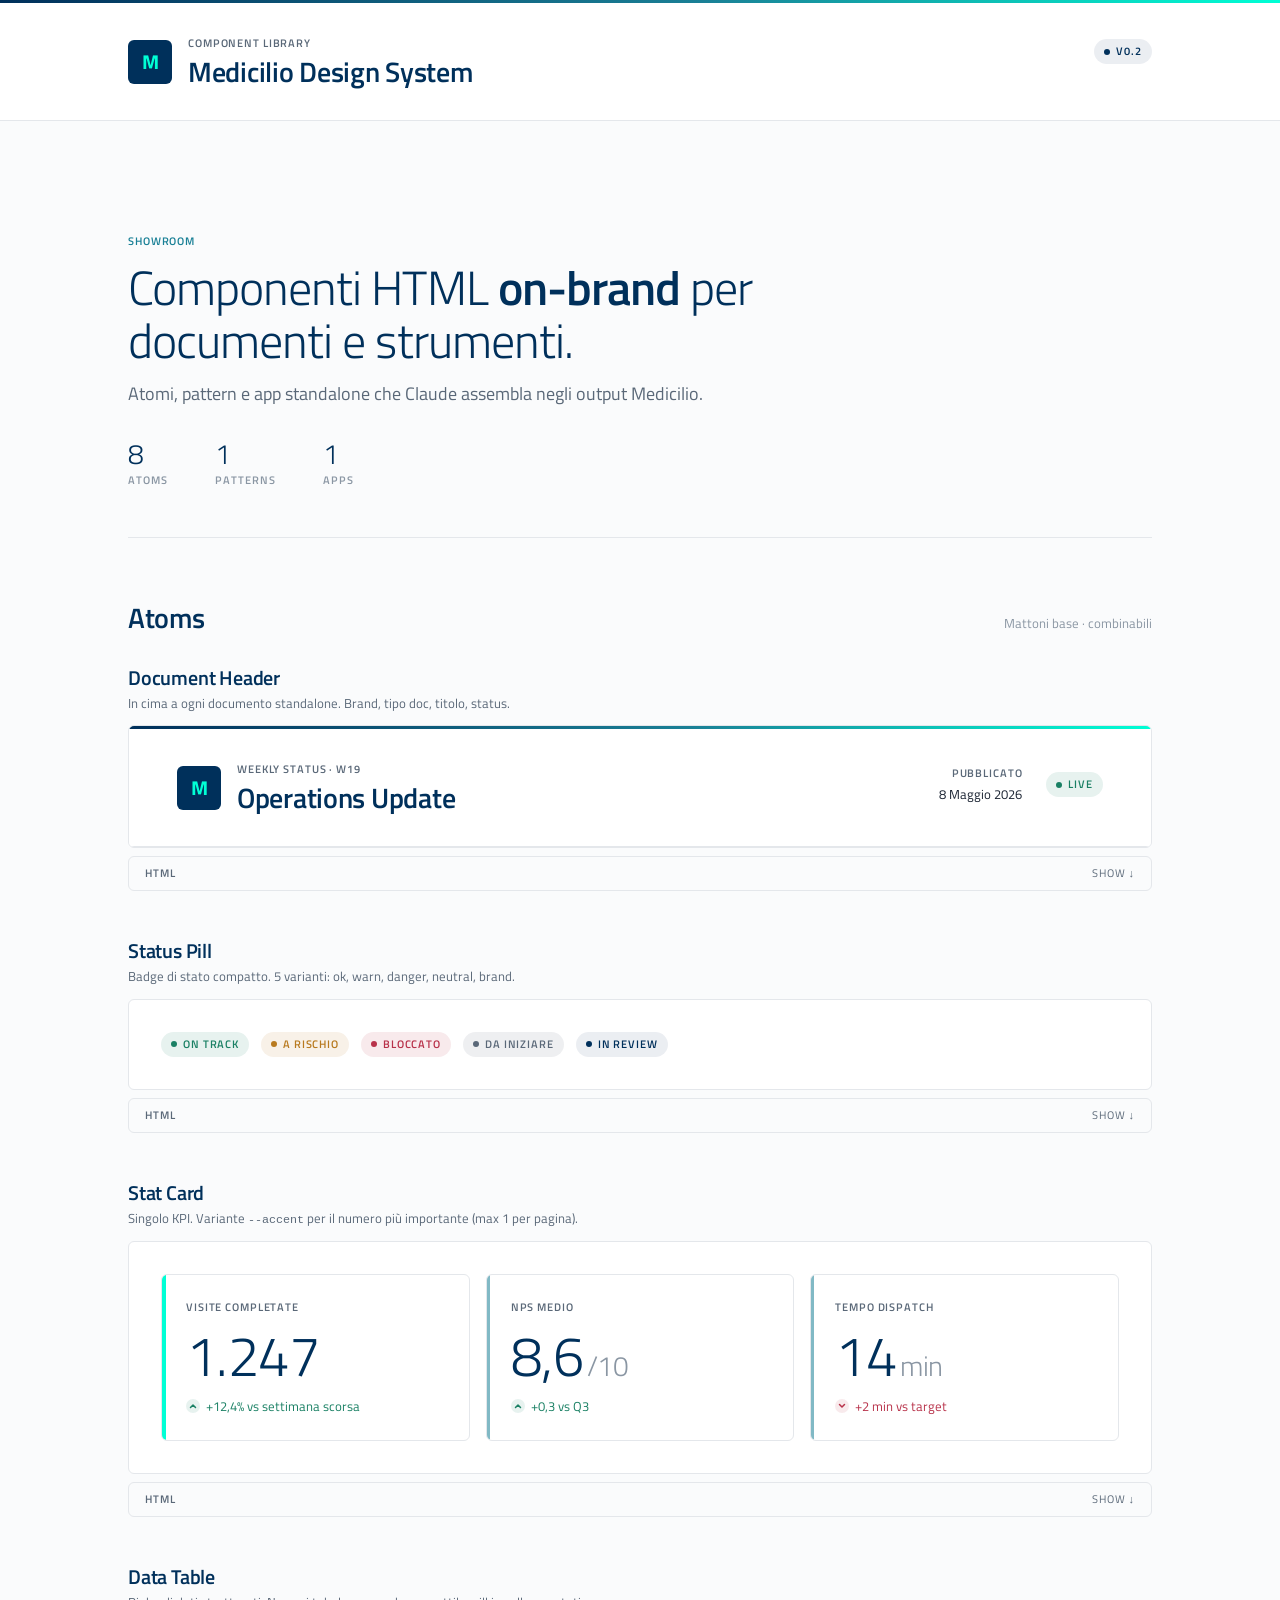
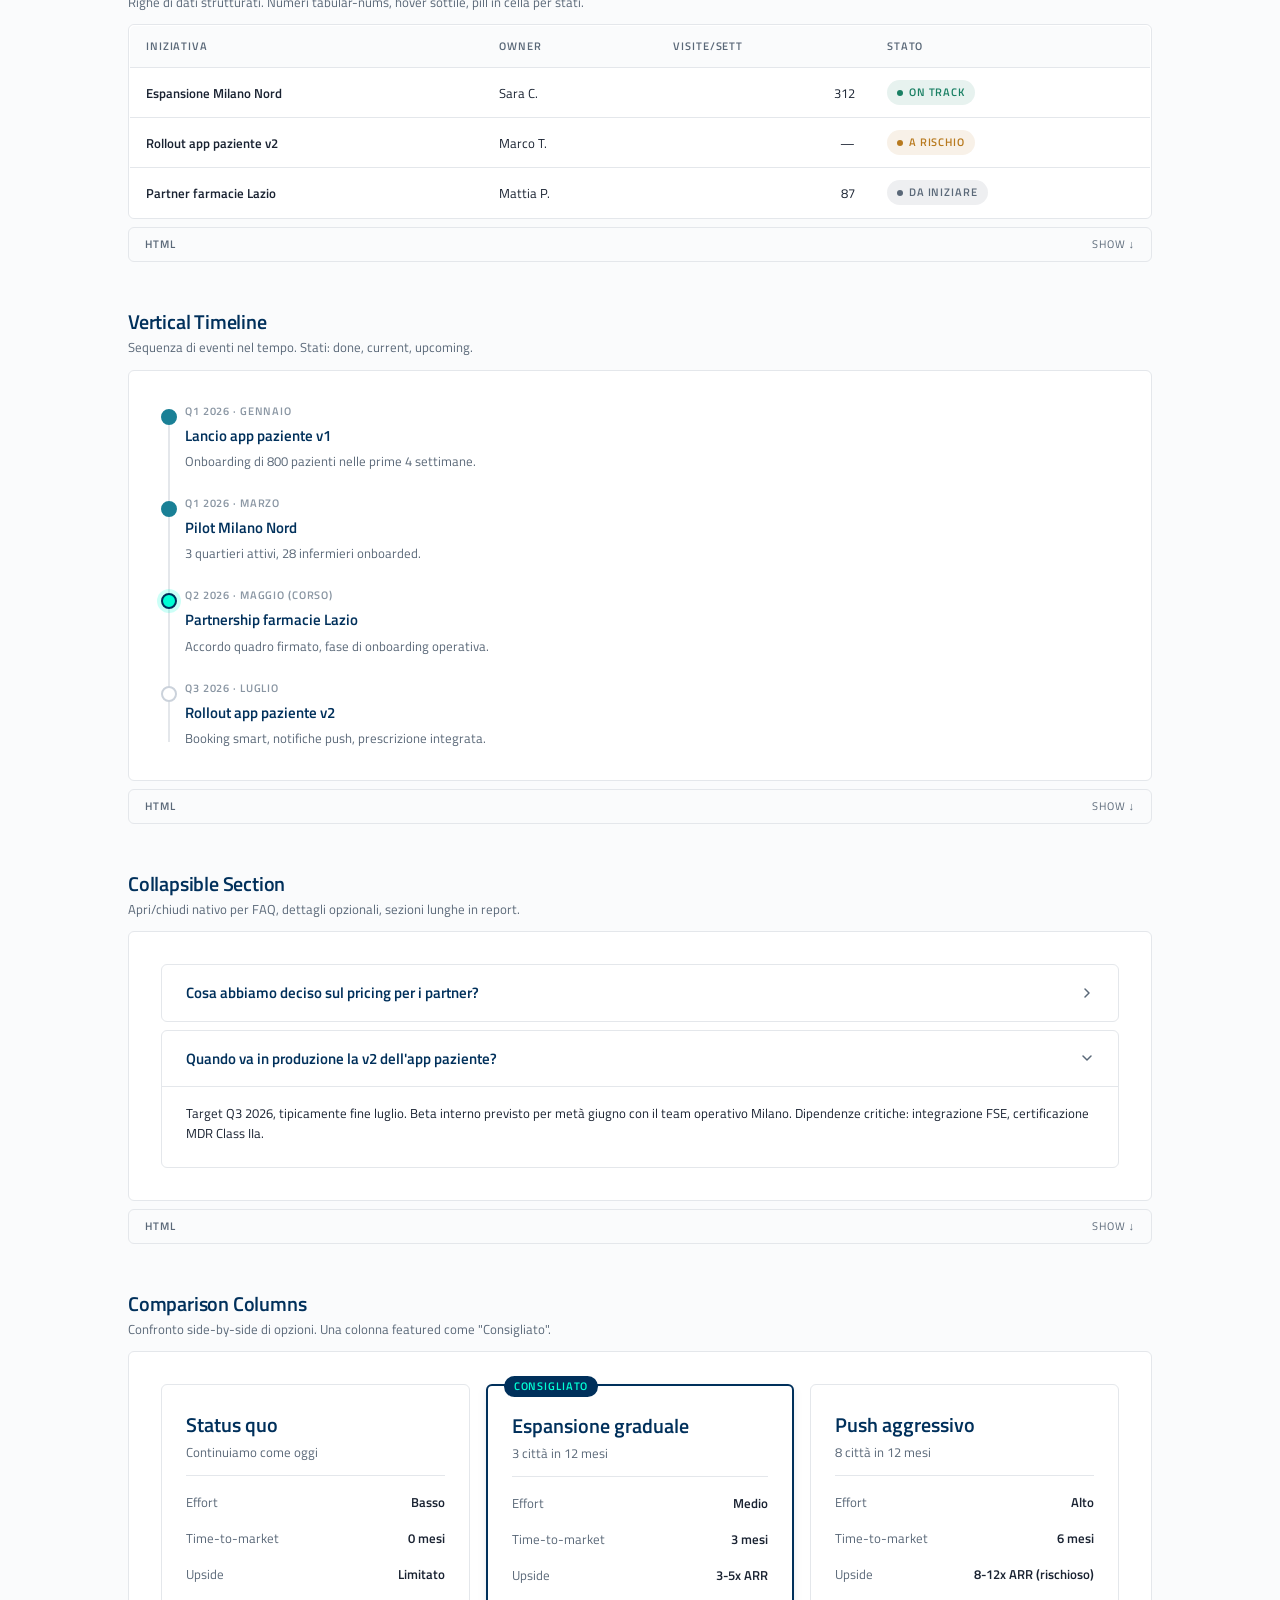
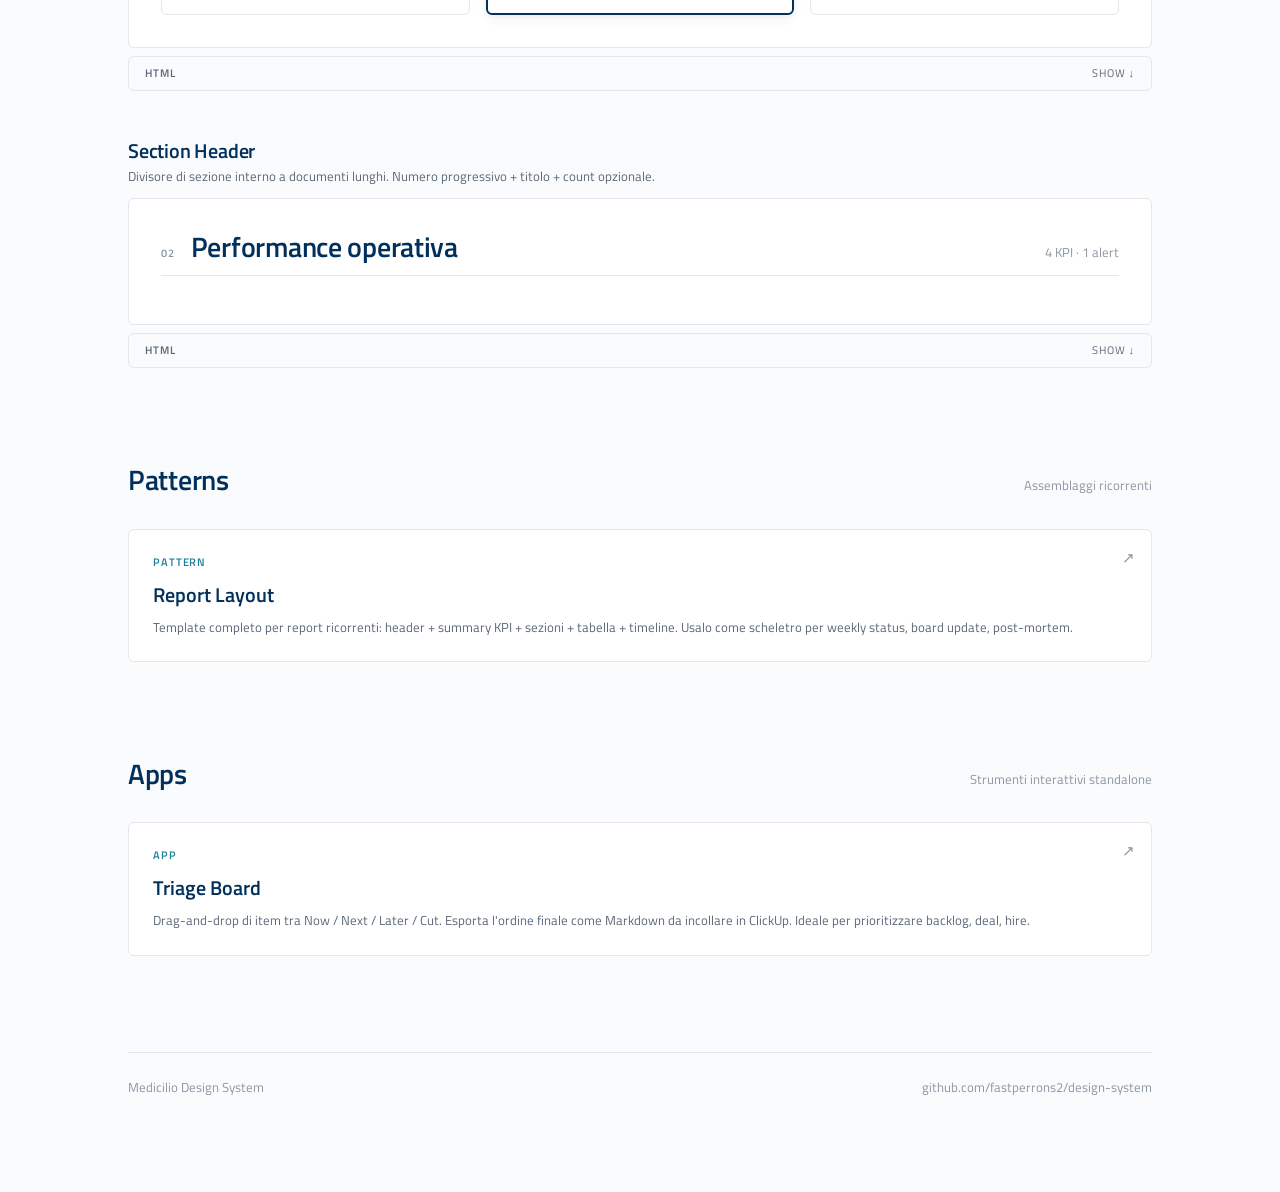
<file: index.html>
<!DOCTYPE html>
<html lang="it">
<head>
<meta charset="UTF-8">
<meta name="viewport" content="width=device-width, initial-scale=1.0">
<title>Medicilio Design System</title>
<link rel="stylesheet" href="tokens.css">
<link rel="stylesheet" href="components.css">
<style>
  /* Showroom layout — non parte della libreria */

  .show-shell {
    max-width: var(--content-max);
    margin: 0 auto;
    padding: var(--s-7) var(--s-7) var(--s-9);
  }

  .show-hero {
    padding: var(--s-8) 0 var(--s-7);
    margin-bottom: var(--s-8);
    border-bottom: 1px solid var(--color-border);
  }

  .show-hero__eyebrow {
    font-size: var(--fs-caption);
    font-weight: var(--fw-semibold);
    text-transform: uppercase;
    letter-spacing: var(--tracking-wide);
    color: var(--color-secondary);
    margin-bottom: var(--s-3);
  }

  .show-hero__title {
    font-size: 48px;
    font-weight: var(--fw-light);
    color: var(--color-primary);
    letter-spacing: -0.02em;
    line-height: 1.1;
    max-width: 720px;
    margin-bottom: var(--s-3);
  }

  .show-hero__title strong { font-weight: var(--fw-semibold); }

  .show-hero__sub {
    font-size: var(--fs-lead);
    color: var(--color-text-muted);
    max-width: 580px;
  }

  .show-hero__counts {
    display: flex;
    gap: var(--s-7);
    margin-top: var(--s-6);
  }

  .show-count__num {
    font-size: var(--fs-h2);
    font-weight: var(--fw-light);
    color: var(--color-primary);
    line-height: 1;
  }

  .show-count__label {
    font-size: var(--fs-caption);
    font-weight: var(--fw-semibold);
    text-transform: uppercase;
    letter-spacing: var(--tracking-wide);
    color: var(--color-text-subtle);
    margin-top: 4px;
  }

  /* Group of components */
  .show-group { margin-bottom: var(--s-9); }

  .show-group__head {
    display: flex;
    align-items: baseline;
    justify-content: space-between;
    margin-bottom: var(--s-6);
  }

  .show-group__title {
    font-size: var(--fs-h2);
    font-weight: var(--fw-semibold);
    color: var(--color-primary);
  }

  .show-group__count {
    font-size: var(--fs-small);
    color: var(--color-text-subtle);
  }

  /* Single component card */
  .show-atom {
    margin-bottom: var(--s-7);
  }

  .show-atom__head { margin-bottom: var(--s-3); }

  .show-atom__name {
    font-size: var(--fs-h3);
    font-weight: var(--fw-semibold);
    color: var(--color-primary);
    margin-bottom: 4px;
  }

  .show-atom__when {
    font-size: var(--fs-small);
    color: var(--color-text-muted);
  }

  .show-atom__demo {
    background: var(--color-surface);
    border: 1px solid var(--color-border);
    border-radius: var(--r-md);
    padding: var(--s-6);
    margin-bottom: var(--s-2);
  }

  .show-atom__demo--flush { padding: 0; overflow: hidden; }

  .show-code {
    background: transparent;
    border: 1px solid var(--color-border);
    border-radius: var(--r-md);
    overflow: hidden;
  }

  .show-code__summary {
    padding: var(--s-2) var(--s-4);
    font-size: var(--fs-caption);
    font-weight: var(--fw-semibold);
    text-transform: uppercase;
    letter-spacing: var(--tracking-wide);
    color: var(--color-text-muted);
    cursor: pointer;
    list-style: none;
    user-select: none;
  }

  .show-code__summary::-webkit-details-marker { display: none; }
  .show-code__summary:hover { color: var(--color-primary); }
  .show-code__summary::after {
    content: 'show ↓';
    float: right;
    font-weight: var(--fw-regular);
  }
  .show-code[open] .show-code__summary::after { content: 'hide ↑'; }

  .show-code pre {
    margin: 0;
    padding: var(--s-4) var(--s-5);
    background: var(--color-primary);
    color: #c9d6e3;
    font-family: 'SF Mono', 'Monaco', 'Cascadia Code', monospace;
    font-size: 12px;
    line-height: 1.65;
    overflow-x: auto;
    white-space: pre;
    border-top: 1px solid var(--color-border);
  }

  /* Stat row helper for demo */
  .show-stats { display: grid; grid-template-columns: repeat(3, 1fr); gap: var(--s-4); }

  /* Apps & Patterns cards */
  .show-link-grid {
    display: grid;
    grid-template-columns: repeat(auto-fit, minmax(280px, 1fr));
    gap: var(--s-4);
  }

  .show-link {
    display: block;
    background: var(--color-surface);
    border: 1px solid var(--color-border);
    border-radius: var(--r-md);
    padding: var(--s-5);
    text-decoration: none;
    color: var(--color-text);
    transition: border-color var(--t-base), transform var(--t-base);
    position: relative;
    overflow: hidden;
  }

  .show-link::after {
    content: '↗';
    position: absolute;
    top: var(--s-4);
    right: var(--s-4);
    color: var(--color-text-subtle);
    transition: transform var(--t-base), color var(--t-base);
  }

  .show-link:hover {
    border-color: var(--color-primary);
    transform: translateY(-2px);
  }
  .show-link:hover::after {
    color: var(--color-primary);
    transform: translate(2px, -2px);
  }

  .show-link__kind {
    font-size: var(--fs-caption);
    font-weight: var(--fw-semibold);
    text-transform: uppercase;
    letter-spacing: var(--tracking-wide);
    color: var(--color-secondary);
    margin-bottom: var(--s-2);
  }

  .show-link__title {
    font-size: var(--fs-h3);
    font-weight: var(--fw-semibold);
    color: var(--color-primary);
    margin-bottom: var(--s-2);
  }

  .show-link__desc {
    font-size: var(--fs-small);
    color: var(--color-text-muted);
    line-height: 1.5;
  }

  .show-foot {
    margin-top: var(--s-9);
    padding-top: var(--s-5);
    border-top: 1px solid var(--color-border);
    font-size: var(--fs-small);
    color: var(--color-text-subtle);
    display: flex;
    justify-content: space-between;
  }
</style>
</head>
<body>

<header class="med-header">
  <div class="med-header__strip"></div>
  <div class="med-header__inner">
    <div class="med-header__brand">
      <div class="med-header__logo">M</div>
      <div class="med-header__meta">
        <div class="med-header__eyebrow">Component Library</div>
        <h1 class="med-header__title">Medicilio Design System</h1>
      </div>
    </div>
    <div class="med-header__aside">
      <span class="med-pill med-pill--brand">v0.2</span>
    </div>
  </div>
</header>


<main class="show-shell">

  <section class="show-hero">
    <div class="show-hero__eyebrow">Showroom</div>
    <h2 class="show-hero__title">
      Componenti HTML <strong>on-brand</strong> per documenti e strumenti.
    </h2>
    <p class="show-hero__sub">
      Atomi, pattern e app standalone che Claude assembla negli output Medicilio.
    </p>
    <div class="show-hero__counts">
      <div>
        <div class="show-count__num">8</div>
        <div class="show-count__label">Atoms</div>
      </div>
      <div>
        <div class="show-count__num">1</div>
        <div class="show-count__label">Patterns</div>
      </div>
      <div>
        <div class="show-count__num">1</div>
        <div class="show-count__label">Apps</div>
      </div>
    </div>
  </section>


  <!-- ============ ATOMS ============ -->
  <section class="show-group">
    <div class="show-group__head">
      <h2 class="show-group__title">Atoms</h2>
      <span class="show-group__count">Mattoni base · combinabili</span>
    </div>


    <!-- 1. Document Header -->
    <article class="show-atom">
      <div class="show-atom__head">
        <h3 class="show-atom__name">Document Header</h3>
        <p class="show-atom__when">In cima a ogni documento standalone. Brand, tipo doc, titolo, status.</p>
      </div>
      <div class="show-atom__demo show-atom__demo--flush">
        <header class="med-header">
          <div class="med-header__strip"></div>
          <div class="med-header__inner">
            <div class="med-header__brand">
              <div class="med-header__logo">M</div>
              <div class="med-header__meta">
                <div class="med-header__eyebrow">Weekly Status · W19</div>
                <h1 class="med-header__title">Operations Update</h1>
              </div>
            </div>
            <div class="med-header__aside">
              <div class="med-header__date">
                <span class="med-header__eyebrow">Pubblicato</span>
                <span class="med-header__date-value">8 Maggio 2026</span>
              </div>
              <span class="med-pill med-pill--ok">Live</span>
            </div>
          </div>
        </header>
      </div>
      <details class="show-code">
        <summary class="show-code__summary">HTML</summary>
<pre>&lt;header class="med-header"&gt;
  &lt;div class="med-header__strip"&gt;&lt;/div&gt;
  &lt;div class="med-header__inner"&gt;
    &lt;div class="med-header__brand"&gt;
      &lt;div class="med-header__logo"&gt;M&lt;/div&gt;
      &lt;div class="med-header__meta"&gt;
        &lt;div class="med-header__eyebrow"&gt;Weekly Status · W19&lt;/div&gt;
        &lt;h1 class="med-header__title"&gt;Operations Update&lt;/h1&gt;
      &lt;/div&gt;
    &lt;/div&gt;
    &lt;div class="med-header__aside"&gt;
      &lt;span class="med-pill med-pill--ok"&gt;Live&lt;/span&gt;
    &lt;/div&gt;
  &lt;/div&gt;
&lt;/header&gt;</pre>
      </details>
    </article>


    <!-- 2. Status Pill -->
    <article class="show-atom">
      <div class="show-atom__head">
        <h3 class="show-atom__name">Status Pill</h3>
        <p class="show-atom__when">Badge di stato compatto. 5 varianti: ok, warn, danger, neutral, brand.</p>
      </div>
      <div class="show-atom__demo">
        <div style="display:flex;gap:var(--s-3);flex-wrap:wrap">
          <span class="med-pill med-pill--ok">On track</span>
          <span class="med-pill med-pill--warn">A rischio</span>
          <span class="med-pill med-pill--danger">Bloccato</span>
          <span class="med-pill med-pill--neutral">Da iniziare</span>
          <span class="med-pill med-pill--brand">In review</span>
        </div>
      </div>
      <details class="show-code">
        <summary class="show-code__summary">HTML</summary>
<pre>&lt;span class="med-pill med-pill--ok"&gt;On track&lt;/span&gt;
&lt;span class="med-pill med-pill--warn"&gt;A rischio&lt;/span&gt;
&lt;span class="med-pill med-pill--danger"&gt;Bloccato&lt;/span&gt;
&lt;span class="med-pill med-pill--neutral"&gt;Da iniziare&lt;/span&gt;
&lt;span class="med-pill med-pill--brand"&gt;In review&lt;/span&gt;</pre>
      </details>
    </article>


    <!-- 3. Stat Card -->
    <article class="show-atom">
      <div class="show-atom__head">
        <h3 class="show-atom__name">Stat Card</h3>
        <p class="show-atom__when">Singolo KPI. Variante <code>--accent</code> per il numero più importante (max 1 per pagina).</p>
      </div>
      <div class="show-atom__demo">
        <div class="show-stats">
          <article class="med-stat med-stat--accent">
            <div class="med-stat__label">Visite completate</div>
            <div class="med-stat__value">1.247</div>
            <div class="med-stat__trend med-stat__trend--up">
              <span class="med-stat__trend-icon">
                <svg width="8" height="8" viewBox="0 0 8 8"><path d="M1.5 5.5 L4 3 L6.5 5.5" stroke="currentColor" stroke-width="1.5" fill="none" stroke-linecap="round" stroke-linejoin="round"/></svg>
              </span>
              <span>+12,4% vs settimana scorsa</span>
            </div>
          </article>
          <article class="med-stat">
            <div class="med-stat__label">NPS medio</div>
            <div class="med-stat__value">8,6<span class="med-stat__value-suffix">/10</span></div>
            <div class="med-stat__trend med-stat__trend--up">
              <span class="med-stat__trend-icon">
                <svg width="8" height="8" viewBox="0 0 8 8"><path d="M1.5 5.5 L4 3 L6.5 5.5" stroke="currentColor" stroke-width="1.5" fill="none" stroke-linecap="round" stroke-linejoin="round"/></svg>
              </span>
              <span>+0,3 vs Q3</span>
            </div>
          </article>
          <article class="med-stat">
            <div class="med-stat__label">Tempo dispatch</div>
            <div class="med-stat__value">14<span class="med-stat__value-suffix">min</span></div>
            <div class="med-stat__trend med-stat__trend--down">
              <span class="med-stat__trend-icon">
                <svg width="8" height="8" viewBox="0 0 8 8"><path d="M1.5 5.5 L4 3 L6.5 5.5" stroke="currentColor" stroke-width="1.5" fill="none" stroke-linecap="round" stroke-linejoin="round"/></svg>
              </span>
              <span>+2 min vs target</span>
            </div>
          </article>
        </div>
      </div>
      <details class="show-code">
        <summary class="show-code__summary">HTML</summary>
<pre>&lt;article class="med-stat med-stat--accent"&gt;
  &lt;div class="med-stat__label"&gt;Visite completate&lt;/div&gt;
  &lt;div class="med-stat__value"&gt;1.247&lt;/div&gt;
  &lt;div class="med-stat__trend med-stat__trend--up"&gt;
    &lt;span&gt;+12,4% vs settimana scorsa&lt;/span&gt;
  &lt;/div&gt;
&lt;/article&gt;</pre>
      </details>
    </article>


    <!-- 4. Data Table -->
    <article class="show-atom">
      <div class="show-atom__head">
        <h3 class="show-atom__name">Data Table</h3>
        <p class="show-atom__when">Righe di dati strutturati. Numeri tabular-nums, hover sottile, pill in cella per stati.</p>
      </div>
      <div class="show-atom__demo show-atom__demo--flush">
        <table class="med-table">
          <thead>
            <tr>
              <th>Iniziativa</th>
              <th>Owner</th>
              <th class="med-table__num">Visite/sett</th>
              <th>Stato</th>
            </tr>
          </thead>
          <tbody>
            <tr>
              <td class="med-table__primary">Espansione Milano Nord</td>
              <td class="med-table__muted">Sara C.</td>
              <td class="med-table__num">312</td>
              <td><span class="med-pill med-pill--ok">On track</span></td>
            </tr>
            <tr>
              <td class="med-table__primary">Rollout app paziente v2</td>
              <td class="med-table__muted">Marco T.</td>
              <td class="med-table__num">—</td>
              <td><span class="med-pill med-pill--warn">A rischio</span></td>
            </tr>
            <tr>
              <td class="med-table__primary">Partner farmacie Lazio</td>
              <td class="med-table__muted">Mattia P.</td>
              <td class="med-table__num">87</td>
              <td><span class="med-pill med-pill--neutral">Da iniziare</span></td>
            </tr>
          </tbody>
        </table>
      </div>
      <details class="show-code">
        <summary class="show-code__summary">HTML</summary>
<pre>&lt;table class="med-table"&gt;
  &lt;thead&gt;
    &lt;tr&gt;
      &lt;th&gt;Iniziativa&lt;/th&gt;&lt;th&gt;Owner&lt;/th&gt;
      &lt;th class="med-table__num"&gt;Visite/sett&lt;/th&gt;&lt;th&gt;Stato&lt;/th&gt;
    &lt;/tr&gt;
  &lt;/thead&gt;
  &lt;tbody&gt;
    &lt;tr&gt;
      &lt;td class="med-table__primary"&gt;Espansione Milano Nord&lt;/td&gt;
      &lt;td class="med-table__muted"&gt;Sara C.&lt;/td&gt;
      &lt;td class="med-table__num"&gt;312&lt;/td&gt;
      &lt;td&gt;&lt;span class="med-pill med-pill--ok"&gt;On track&lt;/span&gt;&lt;/td&gt;
    &lt;/tr&gt;
  &lt;/tbody&gt;
&lt;/table&gt;</pre>
      </details>
    </article>


    <!-- 5. Timeline -->
    <article class="show-atom">
      <div class="show-atom__head">
        <h3 class="show-atom__name">Vertical Timeline</h3>
        <p class="show-atom__when">Sequenza di eventi nel tempo. Stati: done, current, upcoming.</p>
      </div>
      <div class="show-atom__demo">
        <ol class="med-timeline">
          <li class="med-timeline__item med-timeline__item--done">
            <span class="med-timeline__time">Q1 2026 · Gennaio</span>
            <span class="med-timeline__title">Lancio app paziente v1</span>
            <span class="med-timeline__desc">Onboarding di 800 pazienti nelle prime 4 settimane.</span>
          </li>
          <li class="med-timeline__item med-timeline__item--done">
            <span class="med-timeline__time">Q1 2026 · Marzo</span>
            <span class="med-timeline__title">Pilot Milano Nord</span>
            <span class="med-timeline__desc">3 quartieri attivi, 28 infermieri onboarded.</span>
          </li>
          <li class="med-timeline__item med-timeline__item--current">
            <span class="med-timeline__time">Q2 2026 · Maggio (corso)</span>
            <span class="med-timeline__title">Partnership farmacie Lazio</span>
            <span class="med-timeline__desc">Accordo quadro firmato, fase di onboarding operativa.</span>
          </li>
          <li class="med-timeline__item">
            <span class="med-timeline__time">Q3 2026 · Luglio</span>
            <span class="med-timeline__title">Rollout app paziente v2</span>
            <span class="med-timeline__desc">Booking smart, notifiche push, prescrizione integrata.</span>
          </li>
        </ol>
      </div>
      <details class="show-code">
        <summary class="show-code__summary">HTML</summary>
<pre>&lt;ol class="med-timeline"&gt;
  &lt;li class="med-timeline__item med-timeline__item--done"&gt;
    &lt;span class="med-timeline__time"&gt;Q1 2026 · Gennaio&lt;/span&gt;
    &lt;span class="med-timeline__title"&gt;Lancio app paziente v1&lt;/span&gt;
    &lt;span class="med-timeline__desc"&gt;Onboarding di 800 pazienti.&lt;/span&gt;
  &lt;/li&gt;
  &lt;li class="med-timeline__item med-timeline__item--current"&gt;...&lt;/li&gt;
  &lt;li class="med-timeline__item"&gt;...&lt;/li&gt;
&lt;/ol&gt;</pre>
      </details>
    </article>


    <!-- 6. Collapsible -->
    <article class="show-atom">
      <div class="show-atom__head">
        <h3 class="show-atom__name">Collapsible Section</h3>
        <p class="show-atom__when">Apri/chiudi nativo per FAQ, dettagli opzionali, sezioni lunghe in report.</p>
      </div>
      <div class="show-atom__demo">
        <details class="med-collapse">
          <summary class="med-collapse__summary">
            <span>Cosa abbiamo deciso sul pricing per i partner?</span>
            <svg class="med-collapse__chevron" width="14" height="14" viewBox="0 0 14 14"><path d="M5 3 L9 7 L5 11" stroke="currentColor" stroke-width="1.5" fill="none" stroke-linecap="round" stroke-linejoin="round"/></svg>
          </summary>
          <div class="med-collapse__body">
            Tariffa unica per visita standard, sconto progressivo a volume sopra le 200 visite/mese. Partner farmacie su modello revenue-share 70/30 nel primo anno, rinegoziabile a fine periodo.
          </div>
        </details>
        <details class="med-collapse" open>
          <summary class="med-collapse__summary">
            <span>Quando va in produzione la v2 dell'app paziente?</span>
            <svg class="med-collapse__chevron" width="14" height="14" viewBox="0 0 14 14"><path d="M5 3 L9 7 L5 11" stroke="currentColor" stroke-width="1.5" fill="none" stroke-linecap="round" stroke-linejoin="round"/></svg>
          </summary>
          <div class="med-collapse__body">
            Target Q3 2026, tipicamente fine luglio. Beta interno previsto per metà giugno con il team operativo Milano. Dipendenze critiche: integrazione FSE, certificazione MDR Class IIa.
          </div>
        </details>
      </div>
      <details class="show-code">
        <summary class="show-code__summary">HTML</summary>
<pre>&lt;details class="med-collapse"&gt;
  &lt;summary class="med-collapse__summary"&gt;
    &lt;span&gt;Domanda?&lt;/span&gt;
    &lt;svg class="med-collapse__chevron" ...&gt;&lt;/svg&gt;
  &lt;/summary&gt;
  &lt;div class="med-collapse__body"&gt;Risposta...&lt;/div&gt;
&lt;/details&gt;</pre>
      </details>
    </article>


    <!-- 7. Comparison Columns -->
    <article class="show-atom">
      <div class="show-atom__head">
        <h3 class="show-atom__name">Comparison Columns</h3>
        <p class="show-atom__when">Confronto side-by-side di opzioni. Una colonna featured come "Consigliato".</p>
      </div>
      <div class="show-atom__demo">
        <div class="med-compare">
          <div class="med-compare__col">
            <div class="med-compare__head">
              <div class="med-compare__title">Status quo</div>
              <div class="med-compare__sub">Continuiamo come oggi</div>
            </div>
            <ul class="med-compare__rows">
              <li class="med-compare__row"><span class="med-compare__row-label">Effort</span><span class="med-compare__row-value">Basso</span></li>
              <li class="med-compare__row"><span class="med-compare__row-label">Time-to-market</span><span class="med-compare__row-value">0 mesi</span></li>
              <li class="med-compare__row"><span class="med-compare__row-label">Upside</span><span class="med-compare__row-value">Limitato</span></li>
            </ul>
          </div>
          <div class="med-compare__col med-compare__col--featured">
            <div class="med-compare__head">
              <div class="med-compare__title">Espansione graduale</div>
              <div class="med-compare__sub">3 città in 12 mesi</div>
            </div>
            <ul class="med-compare__rows">
              <li class="med-compare__row"><span class="med-compare__row-label">Effort</span><span class="med-compare__row-value">Medio</span></li>
              <li class="med-compare__row"><span class="med-compare__row-label">Time-to-market</span><span class="med-compare__row-value">3 mesi</span></li>
              <li class="med-compare__row"><span class="med-compare__row-label">Upside</span><span class="med-compare__row-value">3-5x ARR</span></li>
            </ul>
          </div>
          <div class="med-compare__col">
            <div class="med-compare__head">
              <div class="med-compare__title">Push aggressivo</div>
              <div class="med-compare__sub">8 città in 12 mesi</div>
            </div>
            <ul class="med-compare__rows">
              <li class="med-compare__row"><span class="med-compare__row-label">Effort</span><span class="med-compare__row-value">Alto</span></li>
              <li class="med-compare__row"><span class="med-compare__row-label">Time-to-market</span><span class="med-compare__row-value">6 mesi</span></li>
              <li class="med-compare__row"><span class="med-compare__row-label">Upside</span><span class="med-compare__row-value">8-12x ARR (rischioso)</span></li>
            </ul>
          </div>
        </div>
      </div>
      <details class="show-code">
        <summary class="show-code__summary">HTML</summary>
<pre>&lt;div class="med-compare"&gt;
  &lt;div class="med-compare__col"&gt;...&lt;/div&gt;
  &lt;div class="med-compare__col med-compare__col--featured"&gt;
    &lt;div class="med-compare__head"&gt;
      &lt;div class="med-compare__title"&gt;Opzione&lt;/div&gt;
    &lt;/div&gt;
    &lt;ul class="med-compare__rows"&gt;
      &lt;li class="med-compare__row"&gt;
        &lt;span class="med-compare__row-label"&gt;Effort&lt;/span&gt;
        &lt;span class="med-compare__row-value"&gt;Medio&lt;/span&gt;
      &lt;/li&gt;
    &lt;/ul&gt;
  &lt;/div&gt;
&lt;/div&gt;</pre>
      </details>
    </article>


    <!-- 8. Section Header -->
    <article class="show-atom">
      <div class="show-atom__head">
        <h3 class="show-atom__name">Section Header</h3>
        <p class="show-atom__when">Divisore di sezione interno a documenti lunghi. Numero progressivo + titolo + count opzionale.</p>
      </div>
      <div class="show-atom__demo">
        <div class="med-section-head" style="margin-top:0">
          <span class="med-section-head__num">02</span>
          <h2 class="med-section-head__title">Performance operativa</h2>
          <span class="med-section-head__count">4 KPI · 1 alert</span>
        </div>
      </div>
      <details class="show-code">
        <summary class="show-code__summary">HTML</summary>
<pre>&lt;div class="med-section-head"&gt;
  &lt;span class="med-section-head__num"&gt;02&lt;/span&gt;
  &lt;h2 class="med-section-head__title"&gt;Performance operativa&lt;/h2&gt;
  &lt;span class="med-section-head__count"&gt;4 KPI · 1 alert&lt;/span&gt;
&lt;/div&gt;</pre>
      </details>
    </article>

  </section>


  <!-- ============ PATTERNS ============ -->
  <section class="show-group">
    <div class="show-group__head">
      <h2 class="show-group__title">Patterns</h2>
      <span class="show-group__count">Assemblaggi ricorrenti</span>
    </div>
    <div class="show-link-grid">
      <a class="show-link" href="patterns/report-layout.html" target="_blank">
        <div class="show-link__kind">Pattern</div>
        <div class="show-link__title">Report Layout</div>
        <div class="show-link__desc">Template completo per report ricorrenti: header + summary KPI + sezioni + tabella + timeline. Usalo come scheletro per weekly status, board update, post-mortem.</div>
      </a>
    </div>
  </section>


  <!-- ============ APPS ============ -->
  <section class="show-group">
    <div class="show-group__head">
      <h2 class="show-group__title">Apps</h2>
      <span class="show-group__count">Strumenti interattivi standalone</span>
    </div>
    <div class="show-link-grid">
      <a class="show-link" href="apps/triage-board.html" target="_blank">
        <div class="show-link__kind">App</div>
        <div class="show-link__title">Triage Board</div>
        <div class="show-link__desc">Drag-and-drop di item tra Now / Next / Later / Cut. Esporta l'ordine finale come Markdown da incollare in ClickUp. Ideale per prioritizzare backlog, deal, hire.</div>
      </a>
    </div>
  </section>


  <footer class="show-foot">
    <span>Medicilio Design System</span>
    <span>github.com/fastperrons2/design-system</span>
  </footer>

</main>
</body>
</html>
</file>
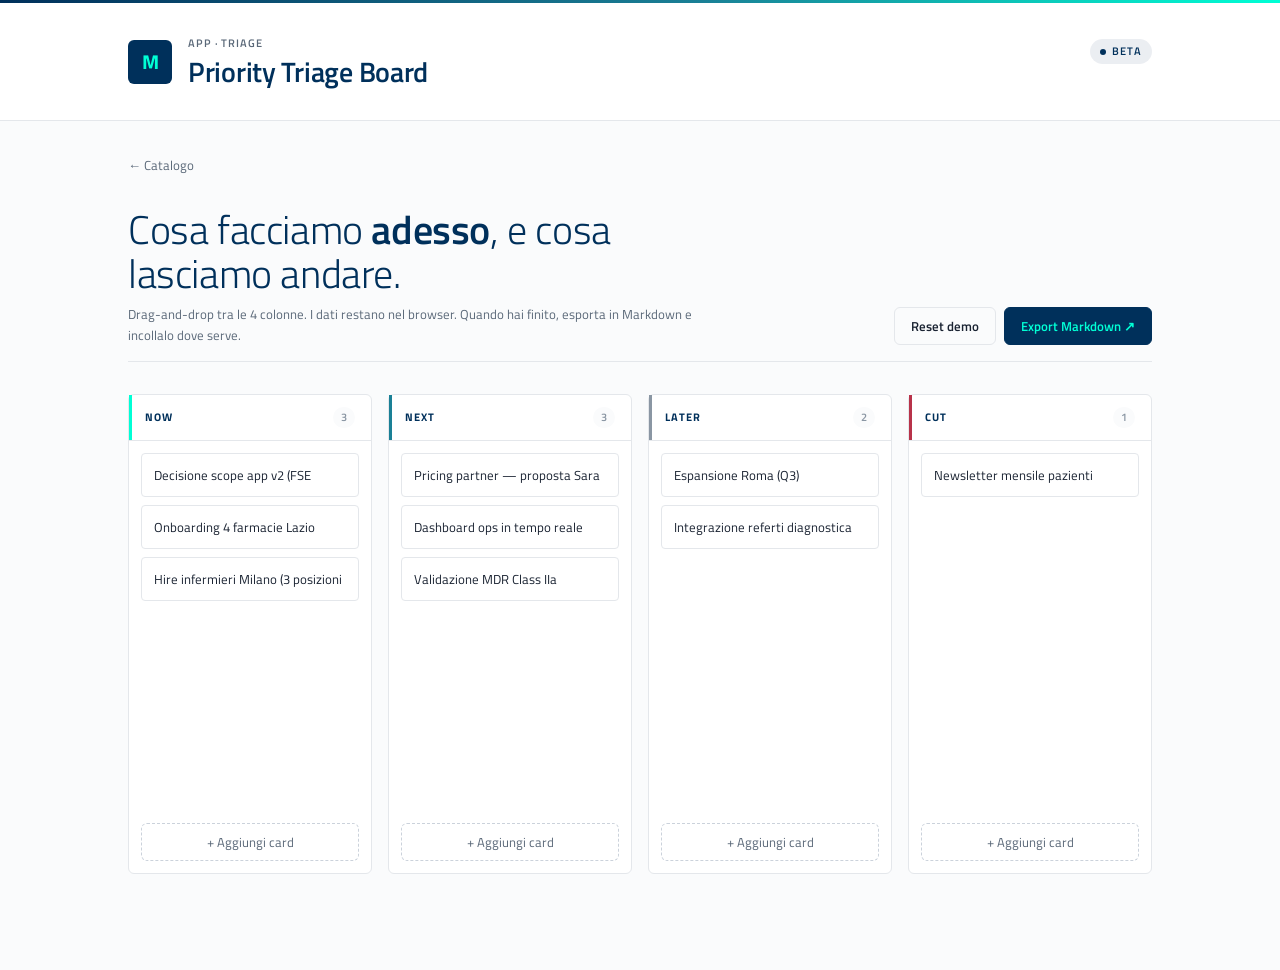
<file: apps/triage-board.html>
<!DOCTYPE html>
<html lang="it">
<head>
<meta charset="UTF-8">
<meta name="viewport" content="width=device-width, initial-scale=1.0">
<title>Triage Board · Medicilio</title>
<link rel="stylesheet" href="../tokens.css">
<link rel="stylesheet" href="../components.css">
<style>
  body { background: var(--color-bg); }

  .app {
    max-width: var(--content-max);
    margin: 0 auto;
    padding: var(--s-6) var(--s-7) var(--s-9);
  }

  .app__head {
    display: flex;
    align-items: flex-end;
    justify-content: space-between;
    margin: var(--s-6) 0 var(--s-6);
    padding-bottom: var(--s-4);
    border-bottom: 1px solid var(--color-border);
    gap: var(--s-5);
  }

  .app__title-block { max-width: 600px; }

  .app__title {
    font-size: var(--fs-h1);
    font-weight: var(--fw-light);
    color: var(--color-primary);
    letter-spacing: var(--tracking-tight);
    line-height: 1.1;
    margin-bottom: var(--s-2);
  }
  .app__title strong { font-weight: var(--fw-semibold); }

  .app__sub {
    font-size: var(--fs-small);
    color: var(--color-text-muted);
  }

  .app__actions { display: flex; gap: var(--s-2); }

  .btn {
    font-family: var(--font-body);
    font-size: var(--fs-small);
    font-weight: var(--fw-semibold);
    padding: 8px 16px;
    border-radius: var(--r-md);
    border: 1px solid var(--color-border-strong);
    background: var(--color-surface);
    color: var(--color-text);
    cursor: pointer;
    transition: border-color var(--t-fast), background var(--t-fast), color var(--t-fast);
    white-space: nowrap;
  }
  .btn:hover { border-color: var(--color-primary); color: var(--color-primary); }

  .btn--primary {
    background: var(--color-primary);
    border-color: var(--color-primary);
    color: var(--color-accent);
  }
  .btn--primary:hover { background: #001f3d; color: var(--color-accent); }

  .btn--ghost {
    background: transparent;
    border-color: var(--color-border);
  }

  .app__back {
    display: inline-block;
    font-size: var(--fs-small);
    color: var(--color-text-muted);
    text-decoration: none;
  }
  .app__back:hover { color: var(--color-primary); }

  /* Board */
  .board {
    display: grid;
    grid-template-columns: repeat(4, 1fr);
    gap: var(--s-4);
  }

  .col {
    background: var(--color-surface);
    border: 1px solid var(--color-border);
    border-radius: var(--r-md);
    display: flex;
    flex-direction: column;
    min-height: 480px;
    transition: border-color var(--t-base), background var(--t-base);
  }

  .col.is-dragging-over {
    border-color: var(--color-primary);
    background: rgba(0, 255, 213, 0.04);
  }

  .col__head {
    padding: var(--s-3) var(--s-4);
    border-bottom: 1px solid var(--color-border);
    display: flex;
    align-items: center;
    gap: var(--s-2);
    position: relative;
  }

  .col__head::before {
    content: '';
    position: absolute;
    left: 0;
    top: 0;
    width: 3px;
    height: 100%;
    background: var(--col-accent, var(--color-text-subtle));
  }

  .col[data-col="now"]   { --col-accent: var(--color-accent); }
  .col[data-col="next"]  { --col-accent: var(--color-secondary); }
  .col[data-col="later"] { --col-accent: var(--color-text-subtle); }
  .col[data-col="cut"]   { --col-accent: var(--color-danger); }

  .col__title {
    font-size: var(--fs-caption);
    font-weight: var(--fw-bold);
    text-transform: uppercase;
    letter-spacing: var(--tracking-wide);
    color: var(--color-primary);
  }

  .col__count {
    margin-left: auto;
    font-size: var(--fs-caption);
    font-weight: var(--fw-semibold);
    color: var(--color-text-subtle);
    background: var(--color-bg);
    padding: 2px 8px;
    border-radius: var(--r-pill);
    min-width: 22px;
    text-align: center;
    font-variant-numeric: tabular-nums;
  }

  .col__list {
    flex: 1;
    padding: var(--s-3);
    display: flex;
    flex-direction: column;
    gap: var(--s-2);
    overflow-y: auto;
  }

  .col__add {
    margin: 0 var(--s-3) var(--s-3);
    padding: 8px;
    background: transparent;
    border: 1.5px dashed var(--color-border-strong);
    border-radius: var(--r-md);
    color: var(--color-text-muted);
    font-size: var(--fs-small);
    cursor: pointer;
    transition: border-color var(--t-fast), color var(--t-fast);
    font-family: var(--font-body);
  }
  .col__add:hover { border-color: var(--color-primary); color: var(--color-primary); }

  /* Card */
  .card {
    background: var(--color-surface);
    border: 1px solid var(--color-border);
    border-radius: var(--r-sm);
    padding: var(--s-3) var(--s-3);
    cursor: grab;
    user-select: none;
    transition: border-color var(--t-fast), box-shadow var(--t-fast), transform var(--t-fast);
    position: relative;
    display: flex;
    flex-direction: column;
    gap: 4px;
  }

  .card:hover {
    border-color: var(--color-border-strong);
    box-shadow: var(--shadow-sm);
  }
  .card:active { cursor: grabbing; }
  .card.is-dragging { opacity: 0.4; }

  .card__text {
    font-size: var(--fs-small);
    color: var(--color-text);
    line-height: 1.4;
    flex: 1;
    background: transparent;
    border: none;
    outline: none;
    font-family: var(--font-body);
    resize: none;
    padding: 0;
    margin: 0;
    width: 100%;
    overflow: hidden;
    min-height: 1.4em;
  }

  .card__delete {
    position: absolute;
    top: 4px;
    right: 4px;
    width: 18px;
    height: 18px;
    border: none;
    background: transparent;
    color: var(--color-text-subtle);
    cursor: pointer;
    opacity: 0;
    transition: opacity var(--t-fast), color var(--t-fast);
    border-radius: 4px;
    font-size: 14px;
    line-height: 1;
    padding: 0;
  }
  .card:hover .card__delete { opacity: 1; }
  .card__delete:hover { color: var(--color-danger); background: var(--color-danger-bg); }

  /* Modal */
  .modal {
    position: fixed;
    inset: 0;
    background: rgba(0, 48, 91, 0.5);
    display: none;
    align-items: center;
    justify-content: center;
    z-index: 100;
    padding: var(--s-5);
  }
  .modal.is-open { display: flex; }

  .modal__inner {
    background: var(--color-surface);
    border-radius: var(--r-lg);
    width: 100%;
    max-width: 640px;
    max-height: 80vh;
    display: flex;
    flex-direction: column;
    overflow: hidden;
    box-shadow: var(--shadow-md);
  }

  .modal__head {
    padding: var(--s-5) var(--s-5) var(--s-4);
    border-bottom: 1px solid var(--color-border);
    display: flex;
    justify-content: space-between;
    align-items: center;
  }

  .modal__title {
    font-size: var(--fs-h3);
    font-weight: var(--fw-semibold);
    color: var(--color-primary);
  }

  .modal__close {
    border: none;
    background: transparent;
    font-size: 22px;
    color: var(--color-text-muted);
    cursor: pointer;
    padding: 0;
    line-height: 1;
    width: 24px;
    height: 24px;
  }
  .modal__close:hover { color: var(--color-primary); }

  .modal__body {
    padding: var(--s-5);
    overflow-y: auto;
    flex: 1;
  }

  .modal__textarea {
    width: 100%;
    min-height: 280px;
    border: 1px solid var(--color-border);
    border-radius: var(--r-md);
    padding: var(--s-3) var(--s-4);
    font-family: 'SF Mono', 'Monaco', monospace;
    font-size: 13px;
    line-height: 1.6;
    background: var(--color-bg);
    color: var(--color-text);
    resize: vertical;
  }
  .modal__textarea:focus { outline: 2px solid var(--color-primary); outline-offset: -1px; border-color: var(--color-primary); }

  .modal__foot {
    padding: var(--s-4) var(--s-5);
    border-top: 1px solid var(--color-border);
    display: flex;
    gap: var(--s-2);
    justify-content: flex-end;
  }

  .copy-msg {
    font-size: var(--fs-small);
    color: var(--color-success);
    margin-right: auto;
    align-self: center;
    opacity: 0;
    transition: opacity var(--t-base);
  }
  .copy-msg.is-shown { opacity: 1; }

  /* Empty col message */
  .col__empty {
    color: var(--color-text-subtle);
    font-size: var(--fs-small);
    text-align: center;
    padding: var(--s-5) var(--s-3);
    border: 1.5px dashed var(--color-border);
    border-radius: var(--r-md);
    margin: var(--s-3);
  }
</style>
</head>
<body>

<header class="med-header">
  <div class="med-header__strip"></div>
  <div class="med-header__inner">
    <div class="med-header__brand">
      <div class="med-header__logo">M</div>
      <div class="med-header__meta">
        <div class="med-header__eyebrow">App · Triage</div>
        <h1 class="med-header__title">Priority Triage Board</h1>
      </div>
    </div>
    <div class="med-header__aside">
      <span class="med-pill med-pill--brand">Beta</span>
    </div>
  </div>
</header>


<main class="app">

  <a href="../index.html" class="app__back">← Catalogo</a>

  <div class="app__head">
    <div class="app__title-block">
      <h2 class="app__title">Cosa facciamo <strong>adesso</strong>, e cosa lasciamo andare.</h2>
      <p class="app__sub">Drag-and-drop tra le 4 colonne. I dati restano nel browser. Quando hai finito, esporta in Markdown e incollalo dove serve.</p>
    </div>
    <div class="app__actions">
      <button class="btn btn--ghost" id="resetBtn">Reset demo</button>
      <button class="btn btn--primary" id="exportBtn">Export Markdown ↗</button>
    </div>
  </div>


  <section class="board" id="board">

    <div class="col" data-col="now">
      <div class="col__head">
        <span class="col__title">Now</span>
        <span class="col__count" data-count></span>
      </div>
      <div class="col__list" data-list></div>
      <button class="col__add" data-add="now">+ Aggiungi card</button>
    </div>

    <div class="col" data-col="next">
      <div class="col__head">
        <span class="col__title">Next</span>
        <span class="col__count" data-count></span>
      </div>
      <div class="col__list" data-list></div>
      <button class="col__add" data-add="next">+ Aggiungi card</button>
    </div>

    <div class="col" data-col="later">
      <div class="col__head">
        <span class="col__title">Later</span>
        <span class="col__count" data-count></span>
      </div>
      <div class="col__list" data-list></div>
      <button class="col__add" data-add="later">+ Aggiungi card</button>
    </div>

    <div class="col" data-col="cut">
      <div class="col__head">
        <span class="col__title">Cut</span>
        <span class="col__count" data-count></span>
      </div>
      <div class="col__list" data-list></div>
      <button class="col__add" data-add="cut">+ Aggiungi card</button>
    </div>

  </section>

</main>


<div class="modal" id="modal">
  <div class="modal__inner">
    <div class="modal__head">
      <div class="modal__title">Markdown export</div>
      <button class="modal__close" id="modalClose" aria-label="Close">×</button>
    </div>
    <div class="modal__body">
      <textarea class="modal__textarea" id="exportText" readonly></textarea>
    </div>
    <div class="modal__foot">
      <span class="copy-msg" id="copyMsg">Copiato negli appunti ✓</span>
      <button class="btn btn--primary" id="copyBtn">Copy</button>
    </div>
  </div>
</div>


<script>
(() => {
  const STORAGE_KEY = 'medicilio-triage-board-v1';

  const seed = {
    now: [
      'Decisione scope app v2 (FSE incluso o no)',
      'Onboarding 4 farmacie Lazio',
      'Hire infermieri Milano (3 posizioni aperte)',
    ],
    next: [
      'Pricing partner — proposta Sara',
      'Dashboard ops in tempo reale',
      'Validazione MDR Class IIa',
    ],
    later: [
      'Espansione Roma (Q3)',
      'Integrazione referti diagnostica',
    ],
    cut: [
      'Newsletter mensile pazienti',
    ],
  };

  let state = load() || JSON.parse(JSON.stringify(seed));

  const board = document.getElementById('board');
  const cols = board.querySelectorAll('.col');

  function load() {
    try {
      const s = localStorage.getItem(STORAGE_KEY);
      return s ? JSON.parse(s) : null;
    } catch { return null; }
  }

  function save() {
    try { localStorage.setItem(STORAGE_KEY, JSON.stringify(state)); } catch {}
  }

  function render() {
    cols.forEach(col => {
      const key = col.dataset.col;
      const list = col.querySelector('[data-list]');
      const count = col.querySelector('[data-count]');
      list.innerHTML = '';

      const items = state[key] || [];
      count.textContent = items.length;

      if (items.length === 0) {
        const empty = document.createElement('div');
        empty.className = 'col__empty';
        empty.textContent = 'Trascina qui';
        list.appendChild(empty);
      } else {
        items.forEach((text, idx) => {
          list.appendChild(makeCard(key, idx, text));
        });
      }
    });
    save();
  }

  function makeCard(colKey, idx, text) {
    const card = document.createElement('div');
    card.className = 'card';
    card.draggable = true;
    card.dataset.col = colKey;
    card.dataset.idx = idx;

    const ta = document.createElement('textarea');
    ta.className = 'card__text';
    ta.value = text;
    ta.rows = 1;

    const autoresize = () => {
      ta.style.height = 'auto';
      ta.style.height = ta.scrollHeight + 'px';
    };
    requestAnimationFrame(autoresize);
    ta.addEventListener('input', autoresize);
    ta.addEventListener('blur', () => {
      const newText = ta.value.trim();
      if (newText === '') {
        state[colKey].splice(idx, 1);
        render();
      } else {
        state[colKey][idx] = newText;
        save();
      }
    });

    const del = document.createElement('button');
    del.className = 'card__delete';
    del.innerHTML = '×';
    del.title = 'Elimina';
    del.addEventListener('click', e => {
      e.stopPropagation();
      state[colKey].splice(idx, 1);
      render();
    });

    card.appendChild(ta);
    card.appendChild(del);

    card.addEventListener('dragstart', e => {
      card.classList.add('is-dragging');
      e.dataTransfer.effectAllowed = 'move';
      e.dataTransfer.setData('text/plain', JSON.stringify({ col: colKey, idx }));
    });
    card.addEventListener('dragend', () => card.classList.remove('is-dragging'));

    return card;
  }

  cols.forEach(col => {
    col.addEventListener('dragover', e => {
      e.preventDefault();
      col.classList.add('is-dragging-over');
    });
    col.addEventListener('dragleave', e => {
      if (!col.contains(e.relatedTarget)) col.classList.remove('is-dragging-over');
    });
    col.addEventListener('drop', e => {
      e.preventDefault();
      col.classList.remove('is-dragging-over');
      const targetKey = col.dataset.col;
      try {
        const { col: srcKey, idx } = JSON.parse(e.dataTransfer.getData('text/plain'));
        const text = state[srcKey][idx];
        if (text === undefined) return;
        state[srcKey].splice(idx, 1);
        state[targetKey].push(text);
        render();
      } catch {}
    });
  });

  document.querySelectorAll('[data-add]').forEach(btn => {
    btn.addEventListener('click', () => {
      const key = btn.dataset.add;
      state[key].push('Nuova card');
      render();
      // focus the new card
      const list = btn.parentElement.querySelector('[data-list]');
      const last = list.querySelector('.card:last-child .card__text');
      if (last) { last.focus(); last.select(); }
    });
  });

  // Reset
  document.getElementById('resetBtn').addEventListener('click', () => {
    if (confirm('Ripristina i dati di esempio? Perderai le modifiche correnti.')) {
      state = JSON.parse(JSON.stringify(seed));
      render();
    }
  });

  // Export modal
  const modal = document.getElementById('modal');
  const exportText = document.getElementById('exportText');

  function buildMarkdown() {
    const labels = { now: 'Now', next: 'Next', later: 'Later', cut: 'Cut' };
    const date = new Date().toLocaleDateString('it-IT', { day: 'numeric', month: 'long', year: 'numeric' });
    let md = `# Triage Board · ${date}\n\n`;
    ['now', 'next', 'later', 'cut'].forEach(key => {
      const items = state[key] || [];
      md += `## ${labels[key]}\n`;
      if (items.length === 0) md += `_(vuoto)_\n\n`;
      else { items.forEach(t => md += `- ${t}\n`); md += '\n'; }
    });
    return md.trim();
  }

  document.getElementById('exportBtn').addEventListener('click', () => {
    exportText.value = buildMarkdown();
    modal.classList.add('is-open');
  });
  document.getElementById('modalClose').addEventListener('click', () => modal.classList.remove('is-open'));
  modal.addEventListener('click', e => { if (e.target === modal) modal.classList.remove('is-open'); });

  document.getElementById('copyBtn').addEventListener('click', async () => {
    try {
      await navigator.clipboard.writeText(exportText.value);
      const msg = document.getElementById('copyMsg');
      msg.classList.add('is-shown');
      setTimeout(() => msg.classList.remove('is-shown'), 2000);
    } catch {
      exportText.select();
      document.execCommand('copy');
    }
  });

  render();
})();
</script>

</body>
</html>
</file>
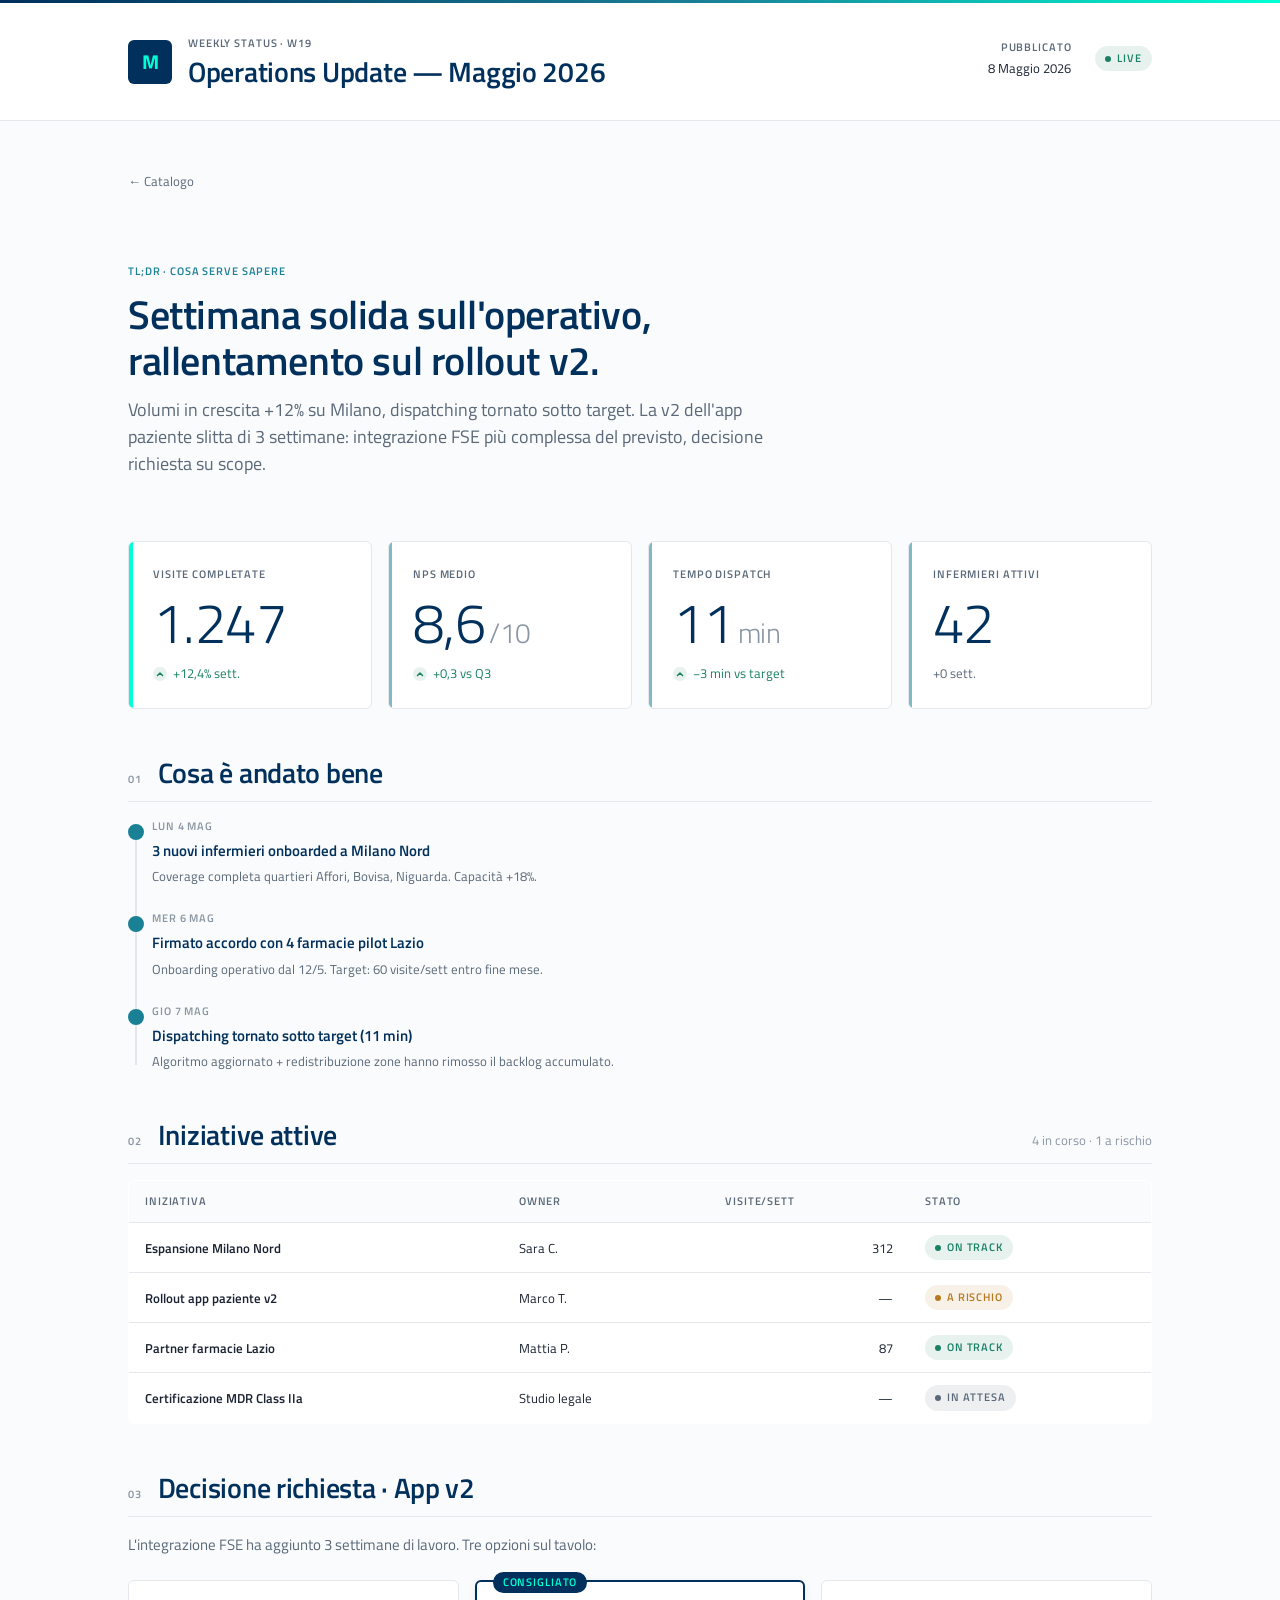
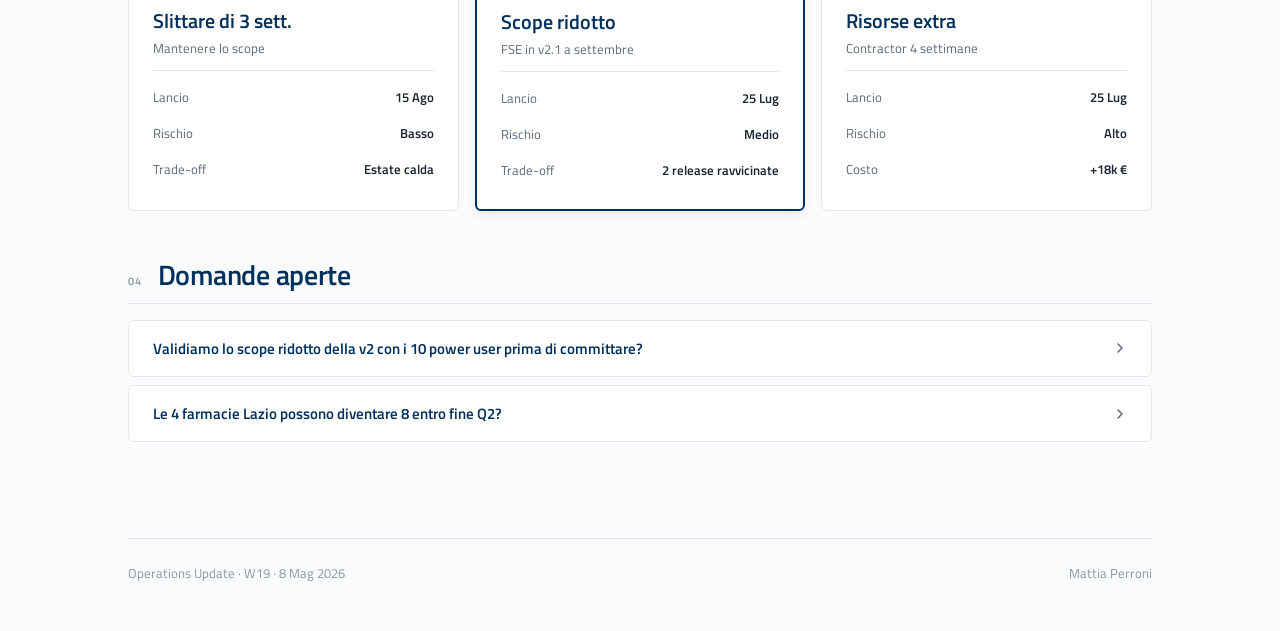
<file: patterns/report-layout.html>
<!DOCTYPE html>
<html lang="it">
<head>
<meta charset="UTF-8">
<meta name="viewport" content="width=device-width, initial-scale=1.0">
<title>Operations Update — W19 · Medicilio</title>
<link rel="stylesheet" href="../tokens.css">
<link rel="stylesheet" href="../components.css">
<style>
  .doc {
    max-width: var(--content-max);
    margin: 0 auto;
    padding: var(--s-7);
  }
  .doc__hero {
    padding: var(--s-7) 0 var(--s-6);
    margin-bottom: var(--s-6);
  }
  .doc__hero-eyebrow {
    font-size: var(--fs-caption);
    font-weight: var(--fw-semibold);
    text-transform: uppercase;
    letter-spacing: var(--tracking-wide);
    color: var(--color-secondary);
    margin-bottom: var(--s-3);
  }
  .doc__hero-title {
    font-size: var(--fs-h1);
    font-weight: var(--fw-semibold);
    color: var(--color-primary);
    margin-bottom: var(--s-3);
    max-width: 720px;
  }
  .doc__hero-lead {
    font-size: var(--fs-lead);
    color: var(--color-text-muted);
    max-width: 640px;
    line-height: 1.5;
  }
  .doc__stat-row {
    display: grid;
    grid-template-columns: repeat(4, 1fr);
    gap: var(--s-4);
    margin-bottom: var(--s-7);
  }
  .doc__split {
    display: grid;
    grid-template-columns: 1.5fr 1fr;
    gap: var(--s-6);
    margin-top: var(--s-4);
  }
  .doc__foot {
    margin-top: var(--s-9);
    padding-top: var(--s-5);
    border-top: 1px solid var(--color-border);
    display: flex;
    justify-content: space-between;
    font-size: var(--fs-small);
    color: var(--color-text-subtle);
  }
  .doc__back {
    display: inline-block;
    margin-bottom: var(--s-5);
    font-size: var(--fs-small);
    color: var(--color-text-muted);
    text-decoration: none;
  }
  .doc__back:hover { color: var(--color-primary); }
</style>
</head>
<body>

<header class="med-header">
  <div class="med-header__strip"></div>
  <div class="med-header__inner">
    <div class="med-header__brand">
      <div class="med-header__logo">M</div>
      <div class="med-header__meta">
        <div class="med-header__eyebrow">Weekly Status · W19</div>
        <h1 class="med-header__title">Operations Update — Maggio 2026</h1>
      </div>
    </div>
    <div class="med-header__aside">
      <div class="med-header__date">
        <span class="med-header__eyebrow">Pubblicato</span>
        <span class="med-header__date-value">8 Maggio 2026</span>
      </div>
      <span class="med-pill med-pill--ok">Live</span>
    </div>
  </div>
</header>

<main class="doc">

  <a href="../index.html" class="doc__back">← Catalogo</a>

  <section class="doc__hero">
    <div class="doc__hero-eyebrow">TL;DR · Cosa serve sapere</div>
    <h2 class="doc__hero-title">
      Settimana solida sull'operativo, rallentamento sul rollout v2.
    </h2>
    <p class="doc__hero-lead">
      Volumi in crescita +12% su Milano, dispatching tornato sotto target. La v2 dell'app paziente slitta di 3 settimane: integrazione FSE più complessa del previsto, decisione richiesta su scope.
    </p>
  </section>

  <div class="doc__stat-row">
    <article class="med-stat med-stat--accent">
      <div class="med-stat__label">Visite completate</div>
      <div class="med-stat__value">1.247</div>
      <div class="med-stat__trend med-stat__trend--up">
        <span class="med-stat__trend-icon">
          <svg width="8" height="8" viewBox="0 0 8 8"><path d="M1.5 5.5 L4 3 L6.5 5.5" stroke="currentColor" stroke-width="1.5" fill="none" stroke-linecap="round" stroke-linejoin="round"/></svg>
        </span>
        <span>+12,4% sett.</span>
      </div>
    </article>
    <article class="med-stat">
      <div class="med-stat__label">NPS medio</div>
      <div class="med-stat__value">8,6<span class="med-stat__value-suffix">/10</span></div>
      <div class="med-stat__trend med-stat__trend--up">
        <span class="med-stat__trend-icon">
          <svg width="8" height="8" viewBox="0 0 8 8"><path d="M1.5 5.5 L4 3 L6.5 5.5" stroke="currentColor" stroke-width="1.5" fill="none" stroke-linecap="round" stroke-linejoin="round"/></svg>
        </span>
        <span>+0,3 vs Q3</span>
      </div>
    </article>
    <article class="med-stat">
      <div class="med-stat__label">Tempo dispatch</div>
      <div class="med-stat__value">11<span class="med-stat__value-suffix">min</span></div>
      <div class="med-stat__trend med-stat__trend--up">
        <span class="med-stat__trend-icon">
          <svg width="8" height="8" viewBox="0 0 8 8"><path d="M1.5 5.5 L4 3 L6.5 5.5" stroke="currentColor" stroke-width="1.5" fill="none" stroke-linecap="round" stroke-linejoin="round"/></svg>
        </span>
        <span>−3 min vs target</span>
      </div>
    </article>
    <article class="med-stat">
      <div class="med-stat__label">Infermieri attivi</div>
      <div class="med-stat__value">42</div>
      <div class="med-stat__trend">
        <span>+0 sett.</span>
      </div>
    </article>
  </div>


  <div class="med-section-head">
    <span class="med-section-head__num">01</span>
    <h2 class="med-section-head__title">Cosa è andato bene</h2>
  </div>

  <ol class="med-timeline">
    <li class="med-timeline__item med-timeline__item--done">
      <span class="med-timeline__time">Lun 4 Mag</span>
      <span class="med-timeline__title">3 nuovi infermieri onboarded a Milano Nord</span>
      <span class="med-timeline__desc">Coverage completa quartieri Affori, Bovisa, Niguarda. Capacità +18%.</span>
    </li>
    <li class="med-timeline__item med-timeline__item--done">
      <span class="med-timeline__time">Mer 6 Mag</span>
      <span class="med-timeline__title">Firmato accordo con 4 farmacie pilot Lazio</span>
      <span class="med-timeline__desc">Onboarding operativo dal 12/5. Target: 60 visite/sett entro fine mese.</span>
    </li>
    <li class="med-timeline__item med-timeline__item--done">
      <span class="med-timeline__time">Gio 7 Mag</span>
      <span class="med-timeline__title">Dispatching tornato sotto target (11 min)</span>
      <span class="med-timeline__desc">Algoritmo aggiornato + redistribuzione zone hanno rimosso il backlog accumulato.</span>
    </li>
  </ol>


  <div class="med-section-head">
    <span class="med-section-head__num">02</span>
    <h2 class="med-section-head__title">Iniziative attive</h2>
    <span class="med-section-head__count">4 in corso · 1 a rischio</span>
  </div>

  <table class="med-table">
    <thead>
      <tr>
        <th>Iniziativa</th>
        <th>Owner</th>
        <th class="med-table__num">Visite/sett</th>
        <th>Stato</th>
      </tr>
    </thead>
    <tbody>
      <tr>
        <td class="med-table__primary">Espansione Milano Nord</td>
        <td class="med-table__muted">Sara C.</td>
        <td class="med-table__num">312</td>
        <td><span class="med-pill med-pill--ok">On track</span></td>
      </tr>
      <tr>
        <td class="med-table__primary">Rollout app paziente v2</td>
        <td class="med-table__muted">Marco T.</td>
        <td class="med-table__num">—</td>
        <td><span class="med-pill med-pill--warn">A rischio</span></td>
      </tr>
      <tr>
        <td class="med-table__primary">Partner farmacie Lazio</td>
        <td class="med-table__muted">Mattia P.</td>
        <td class="med-table__num">87</td>
        <td><span class="med-pill med-pill--ok">On track</span></td>
      </tr>
      <tr>
        <td class="med-table__primary">Certificazione MDR Class IIa</td>
        <td class="med-table__muted">Studio legale</td>
        <td class="med-table__num">—</td>
        <td><span class="med-pill med-pill--neutral">In attesa</span></td>
      </tr>
    </tbody>
  </table>


  <div class="med-section-head">
    <span class="med-section-head__num">03</span>
    <h2 class="med-section-head__title">Decisione richiesta · App v2</h2>
  </div>

  <p style="font-size:var(--fs-body);color:var(--color-text-muted);margin-bottom:var(--s-5);max-width:720px">
    L'integrazione FSE ha aggiunto 3 settimane di lavoro. Tre opzioni sul tavolo:
  </p>

  <div class="med-compare">
    <div class="med-compare__col">
      <div class="med-compare__head">
        <div class="med-compare__title">Slittare di 3 sett.</div>
        <div class="med-compare__sub">Mantenere lo scope</div>
      </div>
      <ul class="med-compare__rows">
        <li class="med-compare__row"><span class="med-compare__row-label">Lancio</span><span class="med-compare__row-value">15 Ago</span></li>
        <li class="med-compare__row"><span class="med-compare__row-label">Rischio</span><span class="med-compare__row-value">Basso</span></li>
        <li class="med-compare__row"><span class="med-compare__row-label">Trade-off</span><span class="med-compare__row-value">Estate calda</span></li>
      </ul>
    </div>
    <div class="med-compare__col med-compare__col--featured">
      <div class="med-compare__head">
        <div class="med-compare__title">Scope ridotto</div>
        <div class="med-compare__sub">FSE in v2.1 a settembre</div>
      </div>
      <ul class="med-compare__rows">
        <li class="med-compare__row"><span class="med-compare__row-label">Lancio</span><span class="med-compare__row-value">25 Lug</span></li>
        <li class="med-compare__row"><span class="med-compare__row-label">Rischio</span><span class="med-compare__row-value">Medio</span></li>
        <li class="med-compare__row"><span class="med-compare__row-label">Trade-off</span><span class="med-compare__row-value">2 release ravvicinate</span></li>
      </ul>
    </div>
    <div class="med-compare__col">
      <div class="med-compare__head">
        <div class="med-compare__title">Risorse extra</div>
        <div class="med-compare__sub">Contractor 4 settimane</div>
      </div>
      <ul class="med-compare__rows">
        <li class="med-compare__row"><span class="med-compare__row-label">Lancio</span><span class="med-compare__row-value">25 Lug</span></li>
        <li class="med-compare__row"><span class="med-compare__row-label">Rischio</span><span class="med-compare__row-value">Alto</span></li>
        <li class="med-compare__row"><span class="med-compare__row-label">Costo</span><span class="med-compare__row-value">+18k €</span></li>
      </ul>
    </div>
  </div>


  <div class="med-section-head">
    <span class="med-section-head__num">04</span>
    <h2 class="med-section-head__title">Domande aperte</h2>
  </div>

  <details class="med-collapse">
    <summary class="med-collapse__summary">
      <span>Validiamo lo scope ridotto della v2 con i 10 power user prima di committare?</span>
      <svg class="med-collapse__chevron" width="14" height="14" viewBox="0 0 14 14"><path d="M5 3 L9 7 L5 11" stroke="currentColor" stroke-width="1.5" fill="none" stroke-linecap="round" stroke-linejoin="round"/></svg>
    </summary>
    <div class="med-collapse__body">
      Proposta: questionario rapido + 3 call esplorative entro venerdì. Costa 2 giorni a Marco, ma blinda la decisione.
    </div>
  </details>
  <details class="med-collapse">
    <summary class="med-collapse__summary">
      <span>Le 4 farmacie Lazio possono diventare 8 entro fine Q2?</span>
      <svg class="med-collapse__chevron" width="14" height="14" viewBox="0 0 14 14"><path d="M5 3 L9 7 L5 11" stroke="currentColor" stroke-width="1.5" fill="none" stroke-linecap="round" stroke-linejoin="round"/></svg>
    </summary>
    <div class="med-collapse__body">
      Pipeline: 3 firmate, 4 in trattativa, 5 contattate. Limite reale è capacità infermieri Lazio, non sales.
    </div>
  </details>


  <footer class="doc__foot">
    <span>Operations Update · W19 · 8 Mag 2026</span>
    <span>Mattia Perroni</span>
  </footer>

</main>
</body>
</html>
</file>
<file: tokens.css>
/* ============================================
   Medicilio Design System — Foundation Tokens
   ============================================ */

@import url('https://fonts.googleapis.com/css2?family=Titillium+Web:wght@200;300;400;600;700&display=swap');

:root {
  /* ---- Brand ---- */
  --color-primary: #00305b;
  --color-secondary: #1a8096;
  --color-accent: #00ffd5;

  /* ---- Neutrals ---- */
  --color-bg: #fafbfc;
  --color-surface: #ffffff;
  --color-border: #e4e7eb;
  --color-border-strong: #cbd2db;
  --color-text: #1a2332;
  --color-text-muted: #5a6878;
  --color-text-subtle: #8a96a3;

  /* ---- Status ---- */
  --color-success: #1a8064;
  --color-warning: #b87a1f;
  --color-danger: #b8324a;
  --color-success-bg: rgba(26, 128, 100, 0.10);
  --color-warning-bg: rgba(184, 122, 31, 0.10);
  --color-danger-bg: rgba(184, 50, 74, 0.10);

  /* ---- Typography ---- */
  --font-body: 'Titillium Web', -apple-system, BlinkMacSystemFont, 'Segoe UI', sans-serif;

  --fs-caption: 11px;
  --fs-small: 13px;
  --fs-body: 15px;
  --fs-lead: 18px;
  --fs-h3: 20px;
  --fs-h2: 28px;
  --fs-h1: 40px;
  --fs-display: 56px;

  --fw-light: 300;
  --fw-regular: 400;
  --fw-semibold: 600;
  --fw-bold: 700;

  --lh-tight: 1.15;
  --lh-base: 1.55;

  --tracking-wide: 0.08em;
  --tracking-tight: -0.01em;

  /* ---- Spacing (4-based) ---- */
  --s-1: 4px;
  --s-2: 8px;
  --s-3: 12px;
  --s-4: 16px;
  --s-5: 24px;
  --s-6: 32px;
  --s-7: 48px;
  --s-8: 64px;
  --s-9: 96px;

  /* ---- Radius ---- */
  --r-sm: 4px;
  --r-md: 6px;
  --r-lg: 12px;
  --r-pill: 999px;

  /* ---- Shadows ---- */
  --shadow-sm: 0 1px 2px rgba(0, 48, 91, 0.04), 0 1px 1px rgba(0, 48, 91, 0.06);
  --shadow-md: 0 4px 12px rgba(0, 48, 91, 0.06), 0 2px 4px rgba(0, 48, 91, 0.04);

  /* ---- Motion ---- */
  --t-fast: 120ms ease;
  --t-base: 200ms ease;

  /* ---- Layout ---- */
  --content-max: 1120px;
}

/* ---- Reset ---- */
*, *::before, *::after { box-sizing: border-box; }
html, body { margin: 0; padding: 0; }
button, input, select, textarea { font: inherit; }

body {
  font-family: var(--font-body);
  font-size: var(--fs-body);
  font-weight: var(--fw-regular);
  line-height: var(--lh-base);
  color: var(--color-text);
  background: var(--color-bg);
  -webkit-font-smoothing: antialiased;
  -moz-osx-font-smoothing: grayscale;
  text-rendering: optimizeLegibility;
}

h1, h2, h3, h4 {
  margin: 0;
  line-height: var(--lh-tight);
  letter-spacing: var(--tracking-tight);
  color: var(--color-primary);
}
h1 { font-size: var(--fs-h1); font-weight: var(--fw-semibold); }
h2 { font-size: var(--fs-h2); font-weight: var(--fw-semibold); }
h3 { font-size: var(--fs-h3); font-weight: var(--fw-semibold); }

p { margin: 0; }

code {
  font-family: 'SF Mono', 'Monaco', 'Cascadia Code', 'Roboto Mono', monospace;
  font-size: 0.9em;
}

::selection {
  background: var(--color-accent);
  color: var(--color-primary);
}
</file>
<file: components.css>
/* ============================================
   Medicilio Design System — Components
   ============================================ */


/* ============================================
   ATOM — Document Header
   ============================================ */

.med-header {
  background: var(--color-surface);
  border-bottom: 1px solid var(--color-border);
}

.med-header__strip {
  height: 3px;
  background: linear-gradient(
    90deg,
    var(--color-primary) 0%,
    var(--color-secondary) 55%,
    var(--color-accent) 100%
  );
}

.med-header__inner {
  max-width: var(--content-max);
  margin: 0 auto;
  padding: var(--s-6) var(--s-7);
  display: flex;
  align-items: flex-start;
  justify-content: space-between;
  gap: var(--s-5);
}

.med-header__brand { display: flex; align-items: center; gap: var(--s-4); }

.med-header__logo {
  width: 44px;
  height: 44px;
  background: var(--color-primary);
  color: var(--color-accent);
  border-radius: var(--r-md);
  display: grid;
  place-items: center;
  font-weight: var(--fw-bold);
  font-size: 20px;
  letter-spacing: -0.02em;
  flex-shrink: 0;
}

.med-header__meta { display: flex; flex-direction: column; gap: 4px; }

.med-header__eyebrow {
  font-size: var(--fs-caption);
  font-weight: var(--fw-semibold);
  text-transform: uppercase;
  letter-spacing: var(--tracking-wide);
  color: var(--color-text-muted);
}

.med-header__title {
  font-size: var(--fs-h2);
  font-weight: var(--fw-semibold);
  color: var(--color-primary);
}

.med-header__aside { display: flex; align-items: center; gap: var(--s-5); padding-top: 4px; }
.med-header__date { display: flex; flex-direction: column; align-items: flex-end; gap: 2px; }
.med-header__date-value { font-size: var(--fs-small); color: var(--color-text); }


/* ============================================
   ATOM — Status Pill
   ============================================ */

.med-pill {
  display: inline-flex;
  align-items: center;
  gap: 6px;
  padding: 4px 10px;
  border-radius: var(--r-pill);
  font-size: var(--fs-caption);
  font-weight: var(--fw-semibold);
  text-transform: uppercase;
  letter-spacing: var(--tracking-wide);
  white-space: nowrap;
}

.med-pill::before {
  content: '';
  width: 6px;
  height: 6px;
  border-radius: 50%;
  background: currentColor;
}

.med-pill--ok      { background: var(--color-success-bg); color: var(--color-success); }
.med-pill--warn    { background: var(--color-warning-bg); color: var(--color-warning); }
.med-pill--danger  { background: var(--color-danger-bg);  color: var(--color-danger); }
.med-pill--neutral { background: rgba(90, 104, 120, 0.10); color: var(--color-text-muted); }
.med-pill--brand   { background: rgba(0, 48, 91, 0.08); color: var(--color-primary); }


/* ============================================
   ATOM — Stat Card
   ============================================ */

.med-stat {
  background: var(--color-surface);
  border: 1px solid var(--color-border);
  border-radius: var(--r-md);
  padding: var(--s-5);
  display: flex;
  flex-direction: column;
  gap: var(--s-3);
  position: relative;
  overflow: hidden;
  transition: border-color var(--t-base), box-shadow var(--t-base), transform var(--t-base);
}

.med-stat::before {
  content: '';
  position: absolute;
  left: 0; top: 0; bottom: 0;
  width: 3px;
  background: var(--color-secondary);
  opacity: 0.55;
  transition: opacity var(--t-base);
}

.med-stat:hover {
  border-color: var(--color-border-strong);
  box-shadow: var(--shadow-sm);
  transform: translateY(-1px);
}

.med-stat:hover::before { opacity: 1; }

.med-stat--accent::before {
  background: var(--color-accent);
  opacity: 1;
  width: 4px;
}

.med-stat__label {
  font-size: var(--fs-caption);
  font-weight: var(--fw-semibold);
  text-transform: uppercase;
  letter-spacing: var(--tracking-wide);
  color: var(--color-text-muted);
}

.med-stat__value {
  font-size: var(--fs-display);
  font-weight: var(--fw-light);
  line-height: 1;
  color: var(--color-primary);
  letter-spacing: var(--tracking-tight);
  font-variant-numeric: tabular-nums;
}

.med-stat__value-suffix {
  font-size: var(--fs-h2);
  color: var(--color-text-subtle);
  font-weight: var(--fw-light);
  margin-left: 4px;
}

.med-stat__trend {
  display: flex;
  align-items: center;
  gap: 6px;
  font-size: var(--fs-small);
  color: var(--color-text-muted);
}

.med-stat__trend-icon {
  width: 14px;
  height: 14px;
  border-radius: 50%;
  display: grid;
  place-items: center;
  flex-shrink: 0;
}

.med-stat__trend--up   { color: var(--color-success); }
.med-stat__trend--down { color: var(--color-danger); }
.med-stat__trend--up   .med-stat__trend-icon { background: var(--color-success-bg); }
.med-stat__trend--down .med-stat__trend-icon { background: var(--color-danger-bg); }
.med-stat__trend--down svg { transform: rotate(180deg); }


/* ============================================
   ATOM — Data Table
   ============================================ */

.med-table {
  width: 100%;
  border-collapse: collapse;
  background: var(--color-surface);
  border: 1px solid var(--color-border);
  border-radius: var(--r-md);
  overflow: hidden;
  font-variant-numeric: tabular-nums;
}

.med-table thead th {
  text-align: left;
  font-size: var(--fs-caption);
  font-weight: var(--fw-semibold);
  text-transform: uppercase;
  letter-spacing: var(--tracking-wide);
  color: var(--color-text-muted);
  background: var(--color-bg);
  padding: var(--s-3) var(--s-4);
  border-bottom: 1px solid var(--color-border);
  white-space: nowrap;
}

.med-table tbody td {
  padding: var(--s-3) var(--s-4);
  border-bottom: 1px solid var(--color-border);
  font-size: var(--fs-small);
  color: var(--color-text);
  vertical-align: middle;
}

.med-table tbody tr:last-child td { border-bottom: none; }
.med-table tbody tr:hover { background: rgba(26, 128, 150, 0.025); }

.med-table__num { text-align: right; font-variant-numeric: tabular-nums; }
.med-table__primary { font-weight: var(--fw-semibold); color: var(--color-primary); }
.med-table__muted { color: var(--color-text-muted); }


/* ============================================
   ATOM — Vertical Timeline
   ============================================ */

.med-timeline {
  list-style: none;
  margin: 0;
  padding: 0;
  position: relative;
}

.med-timeline::before {
  content: '';
  position: absolute;
  left: 7px;
  top: 6px;
  bottom: 6px;
  width: 1.5px;
  background: var(--color-border);
}

.med-timeline__item {
  position: relative;
  padding-left: var(--s-5);
  padding-bottom: var(--s-5);
  display: flex;
  flex-direction: column;
  gap: 4px;
}

.med-timeline__item:last-child { padding-bottom: 0; }

.med-timeline__item::before {
  content: '';
  position: absolute;
  left: 0;
  top: 6px;
  width: 16px;
  height: 16px;
  background: var(--color-surface);
  border: 2px solid var(--color-border-strong);
  border-radius: 50%;
}

.med-timeline__item--done::before {
  background: var(--color-secondary);
  border-color: var(--color-secondary);
}

.med-timeline__item--current::before {
  background: var(--color-accent);
  border-color: var(--color-primary);
  box-shadow: 0 0 0 4px rgba(0, 255, 213, 0.2);
}

.med-timeline__time {
  font-size: var(--fs-caption);
  font-weight: var(--fw-semibold);
  text-transform: uppercase;
  letter-spacing: var(--tracking-wide);
  color: var(--color-text-subtle);
}

.med-timeline__title {
  font-size: var(--fs-body);
  font-weight: var(--fw-semibold);
  color: var(--color-primary);
}

.med-timeline__desc {
  font-size: var(--fs-small);
  color: var(--color-text-muted);
}


/* ============================================
   ATOM — Collapsible Section
   ============================================ */

.med-collapse {
  background: var(--color-surface);
  border: 1px solid var(--color-border);
  border-radius: var(--r-md);
  overflow: hidden;
}

.med-collapse + .med-collapse { margin-top: var(--s-2); }

.med-collapse__summary {
  display: flex;
  align-items: center;
  justify-content: space-between;
  padding: var(--s-4) var(--s-5);
  cursor: pointer;
  list-style: none;
  font-weight: var(--fw-semibold);
  color: var(--color-primary);
  font-size: var(--fs-body);
  transition: background var(--t-fast);
}

.med-collapse__summary::-webkit-details-marker { display: none; }
.med-collapse__summary:hover { background: var(--color-bg); }

.med-collapse__chevron {
  transition: transform var(--t-base);
  color: var(--color-text-muted);
  flex-shrink: 0;
  margin-left: var(--s-3);
}

.med-collapse[open] .med-collapse__chevron { transform: rotate(90deg); }

.med-collapse__body {
  padding: var(--s-4) var(--s-5) var(--s-5);
  color: var(--color-text);
  font-size: var(--fs-small);
  line-height: var(--lh-base);
  border-top: 1px solid var(--color-border);
}


/* ============================================
   ATOM — Comparison Columns
   ============================================ */

.med-compare {
  display: grid;
  grid-template-columns: repeat(auto-fit, minmax(220px, 1fr));
  gap: var(--s-4);
}

.med-compare__col {
  background: var(--color-surface);
  border: 1px solid var(--color-border);
  border-radius: var(--r-md);
  padding: var(--s-5);
  display: flex;
  flex-direction: column;
  gap: var(--s-3);
}

.med-compare__col--featured {
  border: 2px solid var(--color-primary);
  box-shadow: var(--shadow-md);
  position: relative;
}

.med-compare__col--featured::before {
  content: 'Consigliato';
  position: absolute;
  top: -10px;
  left: var(--s-4);
  background: var(--color-primary);
  color: var(--color-accent);
  font-size: var(--fs-caption);
  font-weight: var(--fw-semibold);
  text-transform: uppercase;
  letter-spacing: var(--tracking-wide);
  padding: 2px 10px;
  border-radius: var(--r-pill);
}

.med-compare__head {
  padding-bottom: var(--s-3);
  border-bottom: 1px solid var(--color-border);
}

.med-compare__title {
  font-size: var(--fs-h3);
  font-weight: var(--fw-semibold);
  color: var(--color-primary);
}

.med-compare__sub {
  font-size: var(--fs-small);
  color: var(--color-text-muted);
  margin-top: 2px;
}

.med-compare__rows {
  list-style: none;
  margin: 0;
  padding: 0;
  display: flex;
  flex-direction: column;
  gap: var(--s-2);
}

.med-compare__row {
  display: flex;
  justify-content: space-between;
  gap: var(--s-3);
  font-size: var(--fs-small);
  padding: 4px 0;
}

.med-compare__row-label { color: var(--color-text-muted); }
.med-compare__row-value { color: var(--color-text); font-weight: var(--fw-semibold); }


/* ============================================
   ATOM — In-document Section Header
   ============================================ */

.med-section-head {
  display: flex;
  align-items: baseline;
  gap: var(--s-4);
  margin: var(--s-7) 0 var(--s-4);
  padding-bottom: var(--s-3);
  border-bottom: 1px solid var(--color-border);
}

.med-section-head__num {
  font-size: var(--fs-caption);
  font-weight: var(--fw-semibold);
  letter-spacing: var(--tracking-wide);
  color: var(--color-text-subtle);
  font-variant-numeric: tabular-nums;
}

.med-section-head__title {
  font-size: var(--fs-h2);
  font-weight: var(--fw-semibold);
  color: var(--color-primary);
}

.med-section-head__count {
  margin-left: auto;
  font-size: var(--fs-small);
  color: var(--color-text-subtle);
}
</file>
